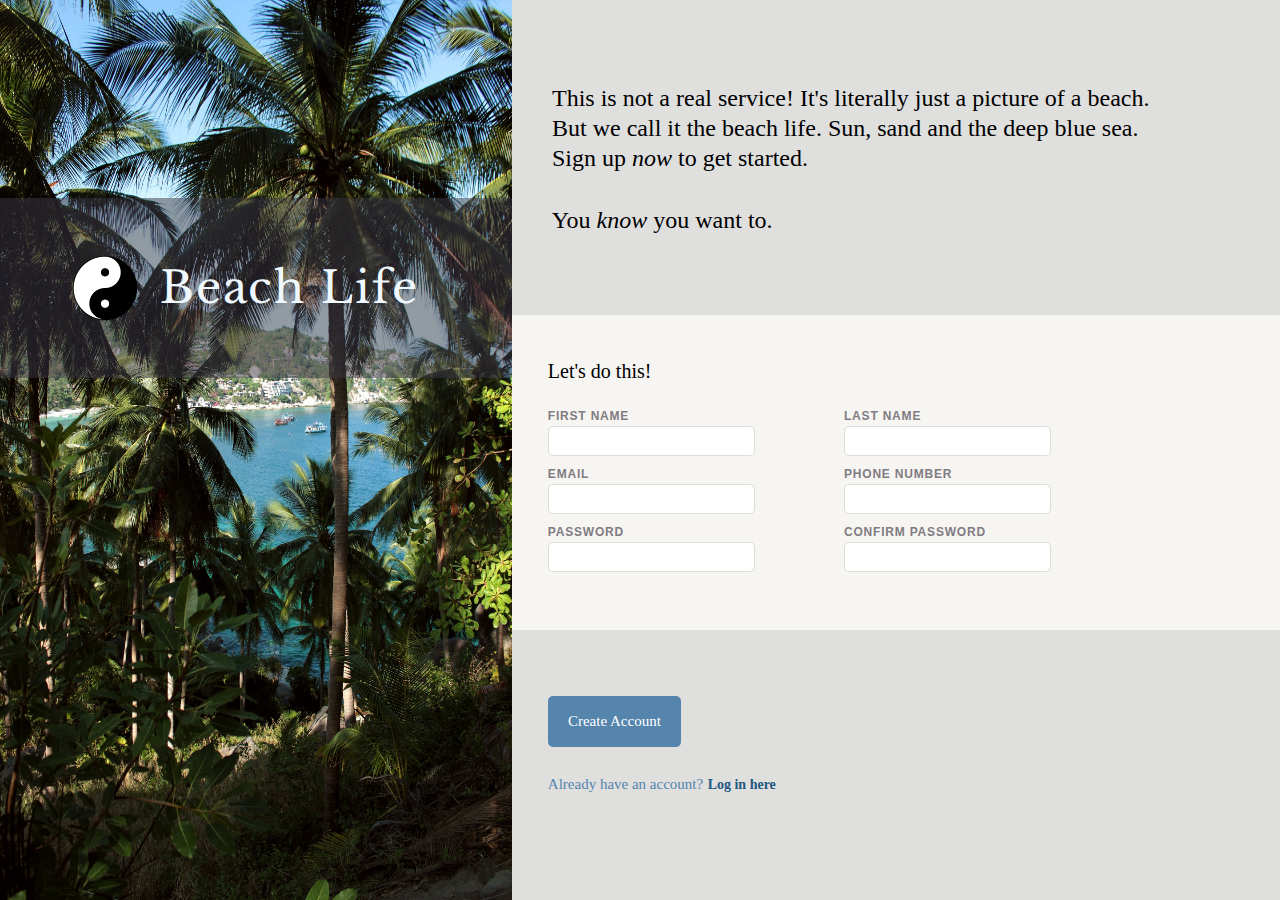
<file: index.html>
<!DOCTYPE html>
<html lang="en">

<head>
    <meta charset="UTF-8">
    <meta http-equiv="X-UA-Compatible" content="IE=edge">
    <meta name="viewport" content="width=device-width, initial-scale=1.0">
    <link defer rel="stylesheet" href="styles.css">
    <link rel="stylesheet" href="https://fonts.googleapis.com/css?family=Libre+Baskerville">
    <script defer src="script.js"> </script>
    <title>The Beach Life</title>
    <link rel="shortcut icon" href="assets/logoimg.png" type="image/x-icon">
</head>

<body>

    <div class="container">


        <div class="leftside">

            <img class="bgimg" src="assets/background image.jpg">

            <div class="leftbar">
                <img class="logoimg" src="assets/logoimg.png">
                <div class="logotext">Beach Life</div>
            </div>

        </div>


        <div class="rightside">
            <div class="righttop">
                <div class="righttoptext">
                    This is not a real service! It's literally just a picture of a beach. But we call it the beach life.
                    Sun, sand and the deep blue sea.
                    Sign up <span class="italics">now</span> to get started.
                </div>
                <div class="rtt2">
                    You <span class="italics">know</span> you want to.
                </div>
            </div>
            <div class="rightmid">
                <form class=form method="GET" action="results.html">
                    <div class=formtext>Let's do this!</div>
                    <div class="inputandlabel">
                        <label>
                            FIRST NAME
                        </label>
                        <div><input id="firstname" type="text" name="firstname" type="text" required></div>
                    </div>
                    <div class="inputandlabel">
                        <label for="">
                            LAST NAME
                        </label>
                        <div><input name="lastname" type="text" required></div>
                    </div>
                    <div class="inputandlabel">
                        <label for="">
                            EMAIL
                        </label>
                        <div><input name="email" type="email" required></div>
                    </div>
                    <div class="inputandlabel">
                        <label for="">
                            PHONE NUMBER
                        </label>
                        <div><input name="phonenumber" type="tel" required></div>
                    </div>
                    <div class="inputandlabel">
                        <label for="">
                            PASSWORD
                        </label>
                        <div><input name="password" type="password" id="password1" required></div>
                    </div>
                    <div class="inputandlabel">
                        <label for="">
                            CONFIRM PASSWORD
                        </label>

                        <div><input name="confirmpassword" type="password" id="password2" required></div>
                    </div>

                    <button action="submit" class="accbtn">Create Account</button>

                    <div id="error"></div>

                    <div class="rightbottom">

                      
                    </div>
                </form>

             
            </div>


            <div class="rightbottom">

                <div class="bottomtext">
                    <span class="alrtext">Already have an account?</span>
                    <a href="">Log in here</a>
                </div>
            </div>
        </div>
    </div>

</body>

</html>
</file>
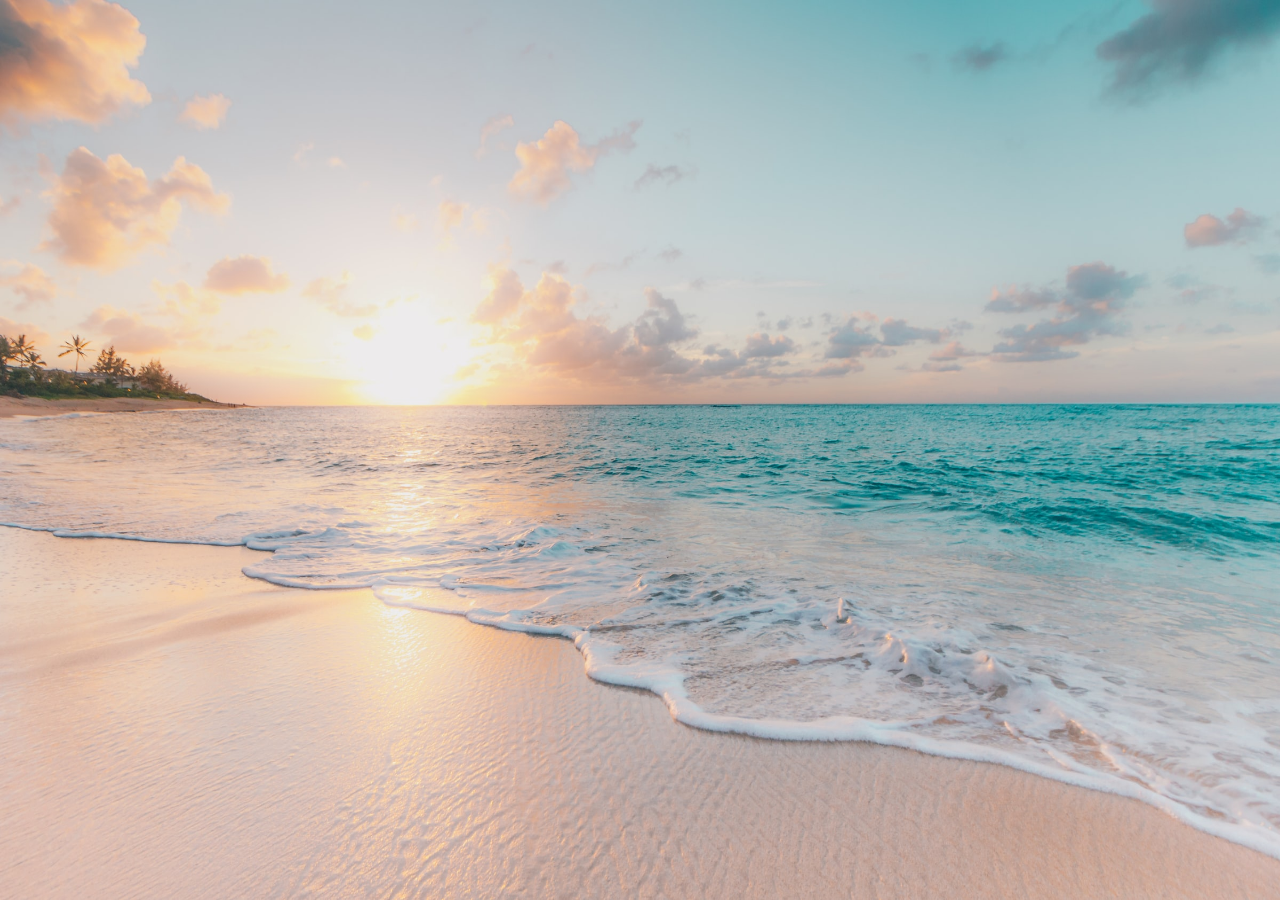
<file: results.html>
<!DOCTYPE html>
<html lang="en">

<head>
    <meta charset="UTF-8">
    <meta http-equiv="X-UA-Compatible" content="IE=edge">
    <meta name="viewport" content="width=device-width, initial-scale=1.0">
    <title>Thank you!</title>
    <link rel="shortcut icon" href="assets/logoimg.png" type="image/x-icon">
    <link defer rel="stylesheet" href="stylestwo.css">
</head>

<body>


    <div>
        <img src="assets/the beach.jpg" alt="">
    </div>


    <script>
    </script>

</body>

</html>
</file>
<file: styles.css>
/* http://meyerweb.com/eric/tools/css/reset/ 
   v2.0 | 20110126
   License: none (public domain)
*/

html, body, div, span, applet, object, iframe,
h1, h2, h3, h4, h5, h6, p, blockquote, pre,
a, abbr, acronym, address, big, cite, code,
del, dfn, em, img, ins, kbd, q, s, samp,
small, strike, strong, sub, sup, tt, var,
b, u, i, center,
dl, dt, dd, ol, ul, li,
fieldset, form, label, legend,
table, caption, tbody, tfoot, thead, tr, th, td,
article, aside, canvas, details, embed,
figure, figcaption, footer, header, hgroup,
menu, nav, output, ruby, section, summary,
time, mark, audio, video {
    margin: 0;
    padding: 0;
    border: 0;
    font-size: 100%;
    font: inherit;
    vertical-align: baseline;
}

/* HTML5 display-role reset for older browsers */
article, aside, details, figcaption, figure,
footer, header, hgroup, menu, nav, section {
    display: block;
}

body {
    line-height: 1;
}

ol, ul {
    list-style: none;
}

blockquote, q {
    quotes: none;
}

blockquote:before, blockquote:after,
q:before, q:after {
    content: '';
    content: none;
}

table {
    border-collapse: collapse;
    border-spacing: 0;
}

/* ahhh
leave
me
alone */



body {
    font-family: -apple-system, BlinkMacSystemFont, "Segoe UI", Roboto, Helvetica, Arial, sans-serif, "Apple Color Emoji", "Segoe UI Emoji", "Segoe UI Symbol";
}

.container {
    display: flex;
    width: 100vw;
    height: 100vh;
}

.leftside {
    background-color: tomato;
    width: 40%;
    height: 100%;
    position: relative;
    /* needed in order to make bgimg absolute */
    /* A page element with relative positioning gives you the control to absolutely position children elements inside of it. */
}

.bgimg {
    width: 100%;
    height: 100vh;
    position: absolute;
    /* removed from document flow, other elements act as if its not there */
}

.leftbar {
    position: relative;
    /* able to adjust normal positioning */
    top: 22vh;
    background-color: rgba(58, 56, 69, 0.5);
    height: 20%;
    display: flex;
    justify-content: center;
    align-items: center;
}

.logoimg {
    width: 5.2vw;
    height: auto;
}

.logotext {
    font-family: Libre Baskerville, Open Sans;
    font-size: 2.75rem;
    letter-spacing: 0.5mm;
    margin: 3.1vh 1.7vw; 
    color: aliceblue;
}





.rightside {
    background-color: green;
    width: 60%;
    height: 100%;
    display: flex;
    flex-direction: column;
}


.righttop {
    width: 100%;
    height: 100%;
    background-color: #DFDFDE;
    height: 35%;
    display: flex;
    /* align-items: center; */
    flex-direction: column;
    justify-content: center;
}

.righttoptext {
    max-width: 50ch;
    font-family: Roboto;
    font-size: 1.5rem;
    font-weight: 500;
    margin: 0 3.125vw;
    line-height: 1.25;
}

.rtt2 {
    font-family: Roboto;
    font-size: 1.5rem;
    font-weight: 500;
    margin: 0 3.1vw;
    margin-top: 3.8vh;
}

.rightmid {
    width: 100%;
    height: 100%;
    background-color: #F7F5F2;
    height: 35%;
    display: grid;
    align-items: center;
}

.form {
    display: grid;
    padding: 3.8vh 2.8vw;
    grid-template-columns: repeat(2, 22.2vw);
    /* grid-template-rows: repeat(4, 2.5vw); */
    grid-gap: 12px;
    /* min-height: 251px; */
}

.formtext {
    grid-column: span 2;
    font-weight: 500;
    font-size: 1.25rem;
    font-family: Roboto;
    padding-bottom: 1.9vh;
}

label {
    color: #7F7C82;
    font-family: 'Gill Sans', 'Gill Sans MT', Calibri, 'Trebuchet MS', sans-serif;
    font-size: 0.75rem;
    letter-spacing: 0.05rem;
    margin-bottom: 0.44vh;
    display: block;
    font-weight: 550;
}

input {
    width: 15.3vw;
    height: 2.6vh;
    border-radius: 5px;
    border: gainsboro 1px solid;
    font-size: 0.875rem;
    padding: 0.25vh 0.35vw;
}


input:hover {
    border: solid #5584AC 1px;
}

input:focus {
    border: solid #22577E 1px;
}

.rightbottom {
    width: 100%;
    height: 100%;
    background-color: #DFDFDE;
    height: 30%;
    display: flex;
    flex-direction: column;
}

.accbtn{
    font-family: Roboto;
    border-radius: 5px;
    border: 0 solid white;
    color: white;
    font-weight: 450;
    font-size: 0.9375rem;
    background-color: #5584AC;
    padding: 1.9vh 1vw;
    /* margin: 0 2.5vh 0 0;
    margin-top: 8vh; */
    z-index: 1;
    width: 10.4vw;

    position: absolute;
    bottom: 17vh;
}

.alrtext{
    font-family: Roboto;
    font-weight: 450;
    font-size: 0.9375rem;
    margin: 0 0 0 2.8vw;
    color: #5584AC;
}

.bottomtext{
    position: absolute;
    bottom: 12vh;
    /* margin: 12vh 0; */
}

a{
    font-family: Roboto;
    color: #22577E;
    font-weight: 750;
    font-size: 0.875rem;
    text-decoration: none;
}

.italics{
    font-style: italic;
}

#error{
    color: Red;
    font-family: Roboto;
    font-style: italic;
    font-size: 0.9375rem;
}
</file>
<file: stylestwo.css>
/* http://meyerweb.com/eric/tools/css/reset/ 
   v2.0 | 20110126
   License: none (public domain)
*/

html, body, div, span, applet, object, iframe,
h1, h2, h3, h4, h5, h6, p, blockquote, pre,
a, abbr, acronym, address, big, cite, code,
del, dfn, em, img, ins, kbd, q, s, samp,
small, strike, strong, sub, sup, tt, var,
b, u, i, center,
dl, dt, dd, ol, ul, li,
fieldset, form, label, legend,
table, caption, tbody, tfoot, thead, tr, th, td,
article, aside, canvas, details, embed,
figure, figcaption, footer, header, hgroup,
menu, nav, output, ruby, section, summary,
time, mark, audio, video {
    margin: 0;
    padding: 0;
    border: 0;
    font-size: 100%;
    font: inherit;
    vertical-align: baseline;
}

/* HTML5 display-role reset for older browsers */
article, aside, details, figcaption, figure,
footer, header, hgroup, menu, nav, section {
    display: block;
}

body {
    line-height: 1;
}

ol, ul {
    list-style: none;
}

blockquote, q {
    quotes: none;
}

blockquote:before, blockquote:after,
q:before, q:after {
    content: '';
    content: none;
}

table {
    border-collapse: collapse;
    border-spacing: 0;
}

/* ahhh
leave
me
alone */

img{
    width: 100vw;
    height: 100vh;
}
</file>
